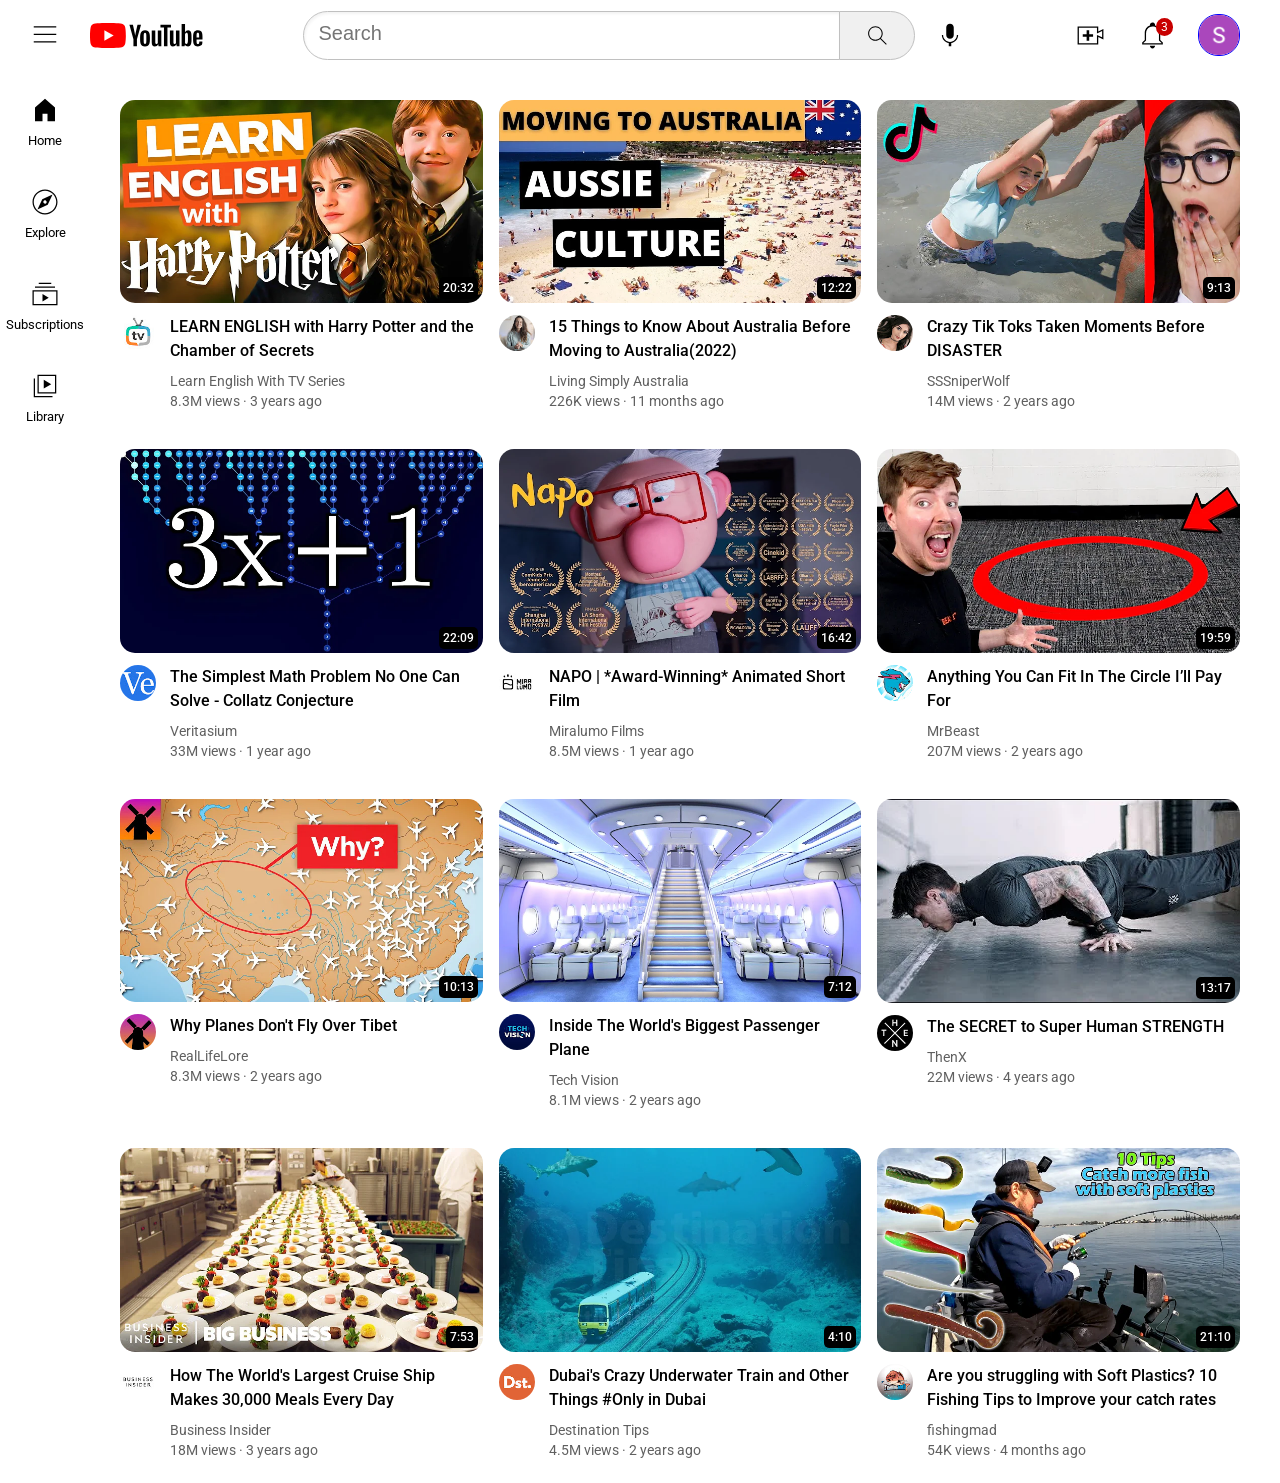
<file: index.html>
<!DOCTYPE html>
<html>
  <head>
    <title>YouTube Website Clone</title>
    <link rel="preconnect" href="https://fonts.googleapis.com">
    <link rel="preconnect" href="https://fonts.gstatic.com" crossorigin>
    <link href="https://fonts.googleapis.com/css2?family=Roboto:wght@400;500;700&display=swap" rel="stylesheet">

    <link rel="stylesheet" href="styles/general.css">
    <link rel="stylesheet" href="styles/header.css">
    <link rel="stylesheet" href="styles/video.css">
    <link rel="stylesheet" href="styles/sidebar.css">
  </head>
  <body>
    <header class="header">
      <div class="left-section">
        <img class="hamburger-menu" src="icons/hamburger-menu.svg">
        <img class="youtube-logo" src="icons/youtube-logo.svg">
      </div>
      <div class="middle-section">
        <input class="search-bar" type="text" placeholder="Search">
        <button class="search-button">
          <img class="search-icon" src="icons/search.svg">
          <div class="tooltip">Search</div>
        </button>
        <!-- Put position absolute inside position relative -->
        <button class="voice-search-button">
          <img class="voice-search-icon" src="icons/voice-search-icon.svg">
          <div class="tooltip">Search with your voice</div>
        </button>
      </div>
      <div class="right-section">
        <div class="upload-icon-container">
          <img class="upload-icon" src="icons/upload.svg">
          <div class="tooltip">Create</div>
        </div>
        <div class="notifications-icon-container">
          <img class="notifications-icon" src="icons/notifications.svg">
          <div class="notifications-count">3</div>
          <div class="tooltip">Notifications</div>
        </div>
        <img class="current-user-picture" src="channel-pictures/my-channel.jpg">
      </div>
    </header>

    <nav class="sidebar">
      <div class="sidebar-link">
        <img src="icons/home.svg">
        <div>Home</div>
      </div>
      <div class="sidebar-link">
        <img src="icons/explore.svg">
        <div>Explore</div>
      </div>
      <div class="sidebar-link">
        <img src="icons/subscriptions.svg">
        <div>Subscriptions</div>
      </div>
      </div>
      <div class="sidebar-link">
        <img src="icons/library.svg">
        <div>Library</div>
      </div>
    </nav>

    <main>
      <section class="video-grid">
        <div class="video-preview">
          <div class="thumbnail-row">
            <img class="thumbnail" src="thumbnails/thumbnail-1.webp">
            <div class="video-time">20:32</div>
          </div>
          <div class="video-info-grid">
            <div class="channel-picture">
              <img class="profile-picture" src="channel-pictures/channel-1.jpeg">
            </div>
            <div class="video-info">
              <p class="video-title">
                LEARN ENGLISH with Harry Potter and the Chamber of Secrets
              </p>
              <p class="video-author">
                Learn English With TV Series
              </p>
              <p class="video-stats">
                8.3M views &#183; 3 years ago
              </p>
            </div>
          </div>
        </div>

        <div class="video-preview">
          <div class="thumbnail-row">
            <img class="thumbnail" src="thumbnails/thumbnail-2.webp">
            <div class="video-time">12:22</div>
          </div>
          <div class="video-info-grid">
            <div class="channel-picture">
              <img class="profile-picture" src="channel-pictures/channel-2.jpeg">
            </div>
            <div class="video-info">
              <p class="video-title">
                15 Things to Know About Australia Before Moving to Australia(2022)
              </p>
              <p class="video-author">
                Living Simply Australia
              </p>
              <p class="video-stats">
                226K views &#183; 11 months ago
              </p>
            </div>
          </div>
        </div>

        <div class="video-preview">
          <div class="thumbnail-row">
            <img class="thumbnail" src="thumbnails/thumbnail-3.webp">
            <div class="video-time">9:13</div>
          </div>
          <div class="video-info-grid">
            <div class="channel-picture">
              <img class="profile-picture" src="channel-pictures/channel-3.jpeg">
            </div>
            <div class="video-info">
              <p class="video-title">
                Crazy Tik Toks Taken Moments Before DISASTER
              </p>
              <p class="video-author">
                SSSniperWolf
              </p>
              <p class="video-stats">
                14M views &#183; 2 years ago
              </p>
            </div>
          </div>
        </div>

        <div class="video-preview">
          <div class="thumbnail-row">
            <img class="thumbnail" src="thumbnails/thumbnail-4.webp">
            <div class="video-time">22:09</div>
          </div>
          <div class="video-info-grid">
            <div class="channel-picture">
              <img class="profile-picture" src="channel-pictures/channel-4.jpeg">
            </div>
            <div class="video-info">
              <p class="video-title">
                The Simplest Math Problem No One Can Solve - Collatz Conjecture
              </p>
              <p class="video-author">
                Veritasium
              </p>
              <p class="video-stats">
                33M views &#183; 1 year ago
              </p>
            </div>
          </div>
        </div>

        <div class="video-preview">
          <div class="thumbnail-row">
            <img class="thumbnail" src="thumbnails/thumbnail-5.webp">
            <div class="video-time">16:42</div>
          </div>
          <div class="video-info-grid">
            <div class="channel-picture">
              <img class="profile-picture" src="channel-pictures/channel-5.jpeg">
            </div>
            <div class="video-info">
              <p class="video-title">
                NAPO | *Award-Winning* Animated Short Film 
              </p>
              <p class="video-author">
                Miralumo Films
              </p>
              <p class="video-stats">
                8.5M views &#183; 1 year ago
              </p>
            </div>
          </div>
        </div>

        <div class="video-preview">
          <div class="thumbnail-row">
            <img class="thumbnail" src="thumbnails/thumbnail-6.webp">
            <div class="video-time">19:59</div>
          </div>
          <div class="video-info-grid">
            <div class="channel-picture">
              <img class="profile-picture" src="channel-pictures/channel-6.jpeg">
            </div>
            <div class="video-info">
              <p class="video-title">
                Anything You Can Fit In The Circle I’ll Pay For
              </p>
              <p class="video-author">
                MrBeast
              </p>
              <p class="video-stats">
                207M views &#183; 2 years ago
              </p>
            </div>
          </div>
        </div>

        <div class="video-preview">
          <div class="thumbnail-row">
            <img class="thumbnail" src="thumbnails/thumbnail-7.webp">
            <div class="video-time">10:13</div>
          </div>
          <div class="video-info-grid">
            <div class="channel-picture">
              <img class="profile-picture" src="channel-pictures/channel-7.jpeg">
            </div>
            <div class="video-info">
              <p class="video-title">
                Why Planes Don't Fly Over Tibet
              </p>
              <p class="video-author">
                RealLifeLore
              </p>
              <p class="video-stats">
                8.3M views &#183; 2 years ago
              </p>
            </div>
          </div>
        </div>

        <div class="video-preview">
          <div class="thumbnail-row">
            <img class="thumbnail" src="thumbnails/thumbnail-8.webp">
            <div class="video-time">7:12</div>
          </div>
          <div class="video-info-grid">
            <div class="channel-picture">
              <img class="profile-picture" src="channel-pictures/channel-8.jpeg">
            </div>
            <div class="video-info">
              <p class="video-title">
                Inside The World's Biggest Passenger Plane
              </p>
              <p class="video-author">
                Tech Vision
              </p>
              <p class="video-stats">
                8.1M views &#183; 2 years ago
              </p>
            </div>
          </div>
        </div>

        <div class="video-preview">
          <div class="thumbnail-row">
            <img class="thumbnail" src="thumbnails/thumbnail-9.webp">
            <div class="video-time">13:17</div>
          </div>
          <div class="video-info-grid">
            <div class="channel-picture">
              <img class="profile-picture" src="channel-pictures/channel-9.jpeg">
            </div>
            <div class="video-info">
              <p class="video-title">
                The SECRET to Super Human STRENGTH
              </p>
              <p class="video-author">
                ThenX
              </p>
              <p class="video-stats">
                22M views &#183; 4 years ago
              </p>
            </div>
          </div>
        </div>

        <div class="video-preview">
          <div class="thumbnail-row">
            <img class="thumbnail" src="thumbnails/thumbnail-10.webp">
            <div class="video-time">7:53</div>
          </div>
          <div class="video-info-grid">
            <div class="channel-picture">
              <img class="profile-picture" src="channel-pictures/channel-10.jpeg">
            </div>
            <div class="video-info">
              <p class="video-title">
                How The World's Largest Cruise Ship Makes 30,000 Meals Every Day
              </p>
              <p class="video-author">
                Business Insider
              </p>
              <p class="video-stats">
                18M views &#183; 3 years ago
              </p>
            </div>
          </div>
        </div>

        <div class="video-preview">
          <div class="thumbnail-row">
            <img class="thumbnail" src="thumbnails/thumbnail-11.webp">
            <div class="video-time">4:10</div>
          </div>
          <div class="video-info-grid">
            <div class="channel-picture">
              <img class="profile-picture" src="channel-pictures/channel-11.jpeg">
            </div>
            <div class="video-info">
              <p class="video-title">
                Dubai's Crazy Underwater Train and Other Things #Only in Dubai
              </p>
              <p class="video-author">
                Destination Tips
              </p>
              <p class="video-stats">
                4.5M views &#183; 2 years ago
              </p>
            </div>
          </div>
        </div>

        <div class="video-preview">
          <div class="thumbnail-row">
            <img class="thumbnail" src="thumbnails/thumbnail-12.webp">
            <div class="video-time">21:10</div>
          </div>
          <div class="video-info-grid">
            <div class="channel-picture">
              <img class="profile-picture" src="channel-pictures/channel-12.jpeg">
            </div>
            <div class="video-info">
              <p class="video-title">
                Are you struggling with Soft Plastics? 10 Fishing Tips to Improve your catch rates
              </p>
              <p class="video-author">
                fishingmad
              </p>
              <p class="video-stats">
                54K views &#183; 4 months ago
              </p>
            </div>
          </div>
        </div>
      </section>
    </main>
  </body>
</html>
</file>
<file: styles/general.css>
p {
  margin-top: 0;
  margin-bottom: 0;
}

body {
  /* This style below will be inherited */
  font-family: Roboto, Arial;
  margin: 0;
  padding: 100px 40px 25px 120px;
}
</file>
<file: styles/header.css>
.header {
  height: 70px;
  display: flex;
  flex-direction: row;
  justify-content: space-between;
  position: fixed;
  top: 0;
  left: 0;
  right: 0;
  z-index: 100;
  background-color: white;
  /* border-bottom: 1px solid rgb(228, 228, 228); */
}

.left-section {
  display: flex;
  align-items: center;
}

.hamburger-menu {
  height: 30px;
  margin-left: 30px;
  margin-right: 30px;
}
.youtube-logo {
  height: 25px;
}

.middle-section {
  flex: 1;
  margin-left: 100px;
  margin-right: 100px;
  max-width: 820px;
  display: flex;
  align-items: center;
}

.search-bar {
  flex: 1;
  height: 45px;
  padding-left: 15px;
  font-size: 16px;
  border: 1px solid rgb(192, 192, 192);
  border-radius: 25px 0 0 25px;
  box-shadow: inset 1px 2px 3px rgba(0, 0, 0, 0.05);
  width: 0;
}

.search-bar::placeholder {
  font-size: 20px;
}

.search-button {
  height: 49px;
  width: 76px;
  background-color: rgb(240, 240, 240);
  border: 1px solid rgb(192, 192, 192);
  border-radius: 0 25px 25px 0;
  margin-left: -1px;
  margin-right: 10px;
}

.search-button,
.voice-search-button,
.upload-icon-container {
  display: flex;
  justify-content: center;
  align-items: center;
  position: relative;
}

.search-button .tooltip,
.voice-search-button .tooltip,
.upload-icon-container .tooltip {
  position: absolute;
  background-color: gray;
  color: white;
  padding-top: 4px;
  padding-bottom: 4px;
  padding-left: 8px;
  padding-right: 8px;
  border-radius: 2px;
  font-size: 12px;
  bottom: -30px;
  opacity: 0;
  transition: opacity 0.15s;
  pointer-events: none;
  white-space: nowrap;
}

.search-button:hover .tooltip,
.voice-search-button:hover .tooltip,
.upload-icon-container:hover .tooltip {
  opacity: 1;
}

.search-icon {
  height: 25px;
}

.voice-search-button {
  height: 50px;
  width: 50px;
  /* border-radius: 20px; */
  border: none;
  background-color: inherit;
}

.voice-search-icon {
  height: 30px;
}

.right-section {
  width: 165px;
  margin-right: 40px;
  display: flex;
  align-items: center;
  justify-content: space-between;
  flex-shrink: 0;
}

.upload-icon {
  height: 31px;
}

.notifications-icon {
  height: 31px;
}

.notifications-icon-container {
  position: relative;
}

.notifications-count {
  position: absolute;
  top: -2px;
  right: -5px;
  background-color: rgb(200, 0, 0);
  color: white;
  font-size: 12px;
  padding-left: 5px;
  padding-right: 5px;
  padding-top: 2px;
  padding-bottom: 2px;
  border-radius: 10px;
}

.current-user-picture {
  height: 40px;
  border-radius: 20px;
  border: 1px solid blue;
}

.search-button,
.voice-search-button,
.upload-icon-container,
.youtube-apps-icon-container,
.notifications-icon-container {
  display: flex;
  justify-content: center;
  align-items: center;
  position: relative;
  cursor: pointer;
}

.search-button .tooltip,
.voice-search-button .tooltip,
.upload-icon-container .tooltip,
.youtube-apps-icon-container .tooltip,
.notifications-icon-container .tooltip {
  font-family: Roboto, Arial;
  position: absolute;
  background-color: gray;
  color: white;
  padding-top: 4px;
  padding-bottom: 4px;
  padding-left: 8px;
  padding-right: 8px;
  border-radius: 2px;
  font-size: 12px;
  bottom: -30px;
  opacity: 0;
  transition: opacity 0.15s;
  pointer-events: none;
  white-space: nowrap;
}

.search-button:hover .tooltip,
.voice-search-button:hover .tooltip,
.upload-icon-container:hover .tooltip,
.youtube-apps-icon-container:hover .tooltip,
.notifications-icon-container:hover .tooltip {
  opacity: 1;
}
</file>
<file: styles/video.css>
.thumbnail {
  width: 100%;
  border-radius: 15px;
}

.video-title {
  margin-top: 0;
  font-size: 14px;
  font-weight: 500;
  line-height: 20px;
  margin-bottom: 10px;
}

.video-info-grid {
  display: grid;
  grid-template-columns: 50px 1fr;
}

.profile-picture {
  width: 36px;
  border-radius: 50px;
}

.thumbnail-row {
  margin-bottom: 8px;
  position: relative;
}

.video-author,
.video-stats {
  font-size: 12px;
  color: rgb(96, 96, 96);
}

.video-author {
  margin-bottom: 4px;
}

@media (min-width: 1000px) {
  .video-title {
    font-size: 16px;
    line-height: 24px;
  }
}

@media (min-width: 1000px) {
  .video-author,
  .video-stats {
    font-size: 14px;
  }
}

.video-grid {
  display: grid;
  grid-template-columns: 1fr 1fr 1fr;
  column-gap: 16px;
  row-gap: 40px;
}

@media (max-width: 1040px) {
  .video-grid {
    grid-template-columns: 1fr 1fr;
  }
}

@media (min-width: 1041px) and (max-width: 1380px) {
  .video-grid {
    grid-template-columns: 1fr 1fr 1fr;
  }
}

@media (min-width: 1381px) {
  .video-grid {
    grid-template-columns: 1fr 1fr 1fr 1fr;
  }
}

.video-time {
  font-size: 12px;
  font-weight: 500;
  padding: 4px;
  border-radius: 5px;
  background-color: black;
  color: white;
  position: absolute;
  bottom: 8px;
  right: 5px;
}
</file>
<file: styles/sidebar.css>
.sidebar {
  position: fixed;
  left: 0;
  bottom: 0;
  top: 70px;
  background-color: white;
  width: 90px;
  z-index: 200;
  padding-top: 5px;
}

.sidebar-link {
  height: 92px;
  display: flex;
  justify-content: center;
  align-items: center;
  flex-direction: column;
  cursor: pointer;
}

.sidebar-link:hover {
  background-color: rgb(235, 235, 235);
}

.sidebar-link img {
  height: 30px;
  margin-bottom: 8px;
}

.sidebar-link div {
  font-size: 13px;
}
</file>
